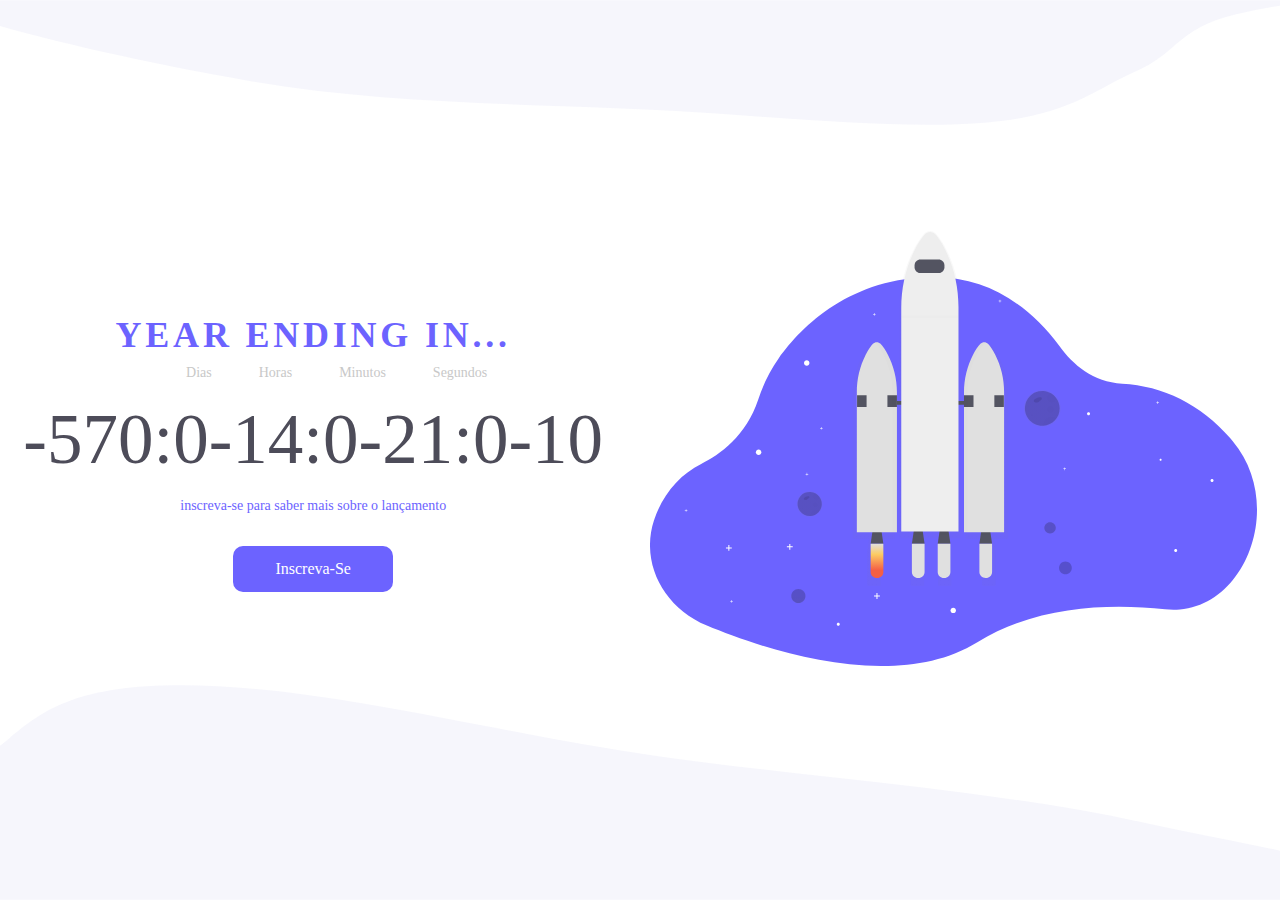
<file: index.html>
<!DOCTYPE html>
<html lang="pt-br">

<head>
    <meta charset="UTF-8">
    <meta http-equiv="X-UA-Compatible" content="IE=edge">
    <meta name="viewport" content="width=device-width, initial-scale=1.0">
    <title>CountDown</title>

    <link rel="stylesheet" href="style.css">
    <link rel="shortcut icon" href="./images/rocket.svg" type="image/x-icon">
</head>

<body>
    <div class="page">
        <div class="timer">
            <h1>Year ending in...</h1>
            <div class="timer-text">
                <p>Dias</p>
                <p>Horas</p>
                <p>Minutos</p>
                <p>Segundos</p>
            </div>
            <div class="days">
                <div id="time-days">00</div>
                <div>:</div>
                <div id="time-hr">00</div>
                <div>:</div>
                <div id="time-min">00</div>
                <div>:</div>
                <div id="time-sec">00</div>
            </div>
            <div>
                <h4>inscreva-se para saber mais sobre o lançamento</h4>
            </div>
            <nav>
                <button type="submit" style="border: none;">
                    <a href="./form.html">inscreva-se
                    </a>
                </button>
            </nav>
        </div>
        <div class="image-aside">
            <img src="./images/rocket.svg" alt="#">
        </div>
    </div>
    <script src="./scripts.js"></script>
</body>

</html>
</file>
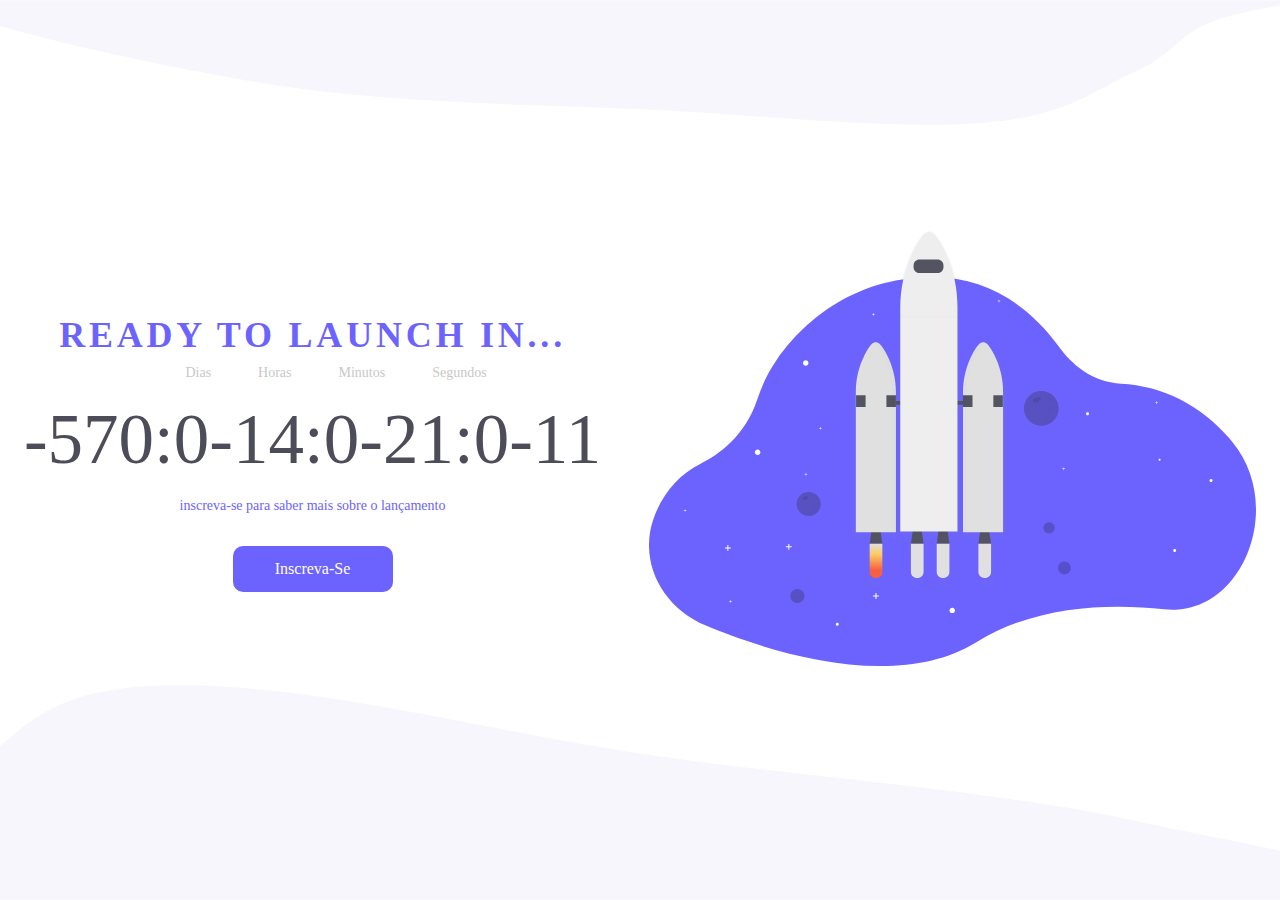
<file: contdown.html>
<!DOCTYPE html>
<html lang="pt-br">

<head>
    <meta charset="UTF-8">
    <meta http-equiv="X-UA-Compatible" content="IE=edge">
    <meta name="viewport" content="width=device-width, initial-scale=1.0">
    <title>CountDown</title>

    <link rel="stylesheet" href="style.css">
</head>

<body>
    <div class="page">
        <div class="timer">
            <h1>ready to launch in...</h1>
            <div class="timer-text">
                <p>Dias</p>
                <p>Horas</p>
                <p>Minutos</p>
                <p>Segundos</p>
            </div>
            <div class="days">
                <div id="time-days">00</div>
                <div>:</div>
                <div id="time-hr">00</div>
                <div>:</div>
                <div id="time-min">00</div>
                <div>:</div>
                <div id="time-sec">00</div>
            </div>
            <div>
                <h4>inscreva-se para saber mais sobre o lançamento</h4>
            </div>
            <nav>
                <button type="submit" style="border: none;">
                    <a href="./form.html">inscreva-se
                    </a>
                </button>
            </nav>
        </div>
        <div class="image-aside">
            <img src="./images/rocket.svg" alt="#">
        </div>
    </div>
    <script src="./scripts.js"></script>
</body>

</html>
</file>
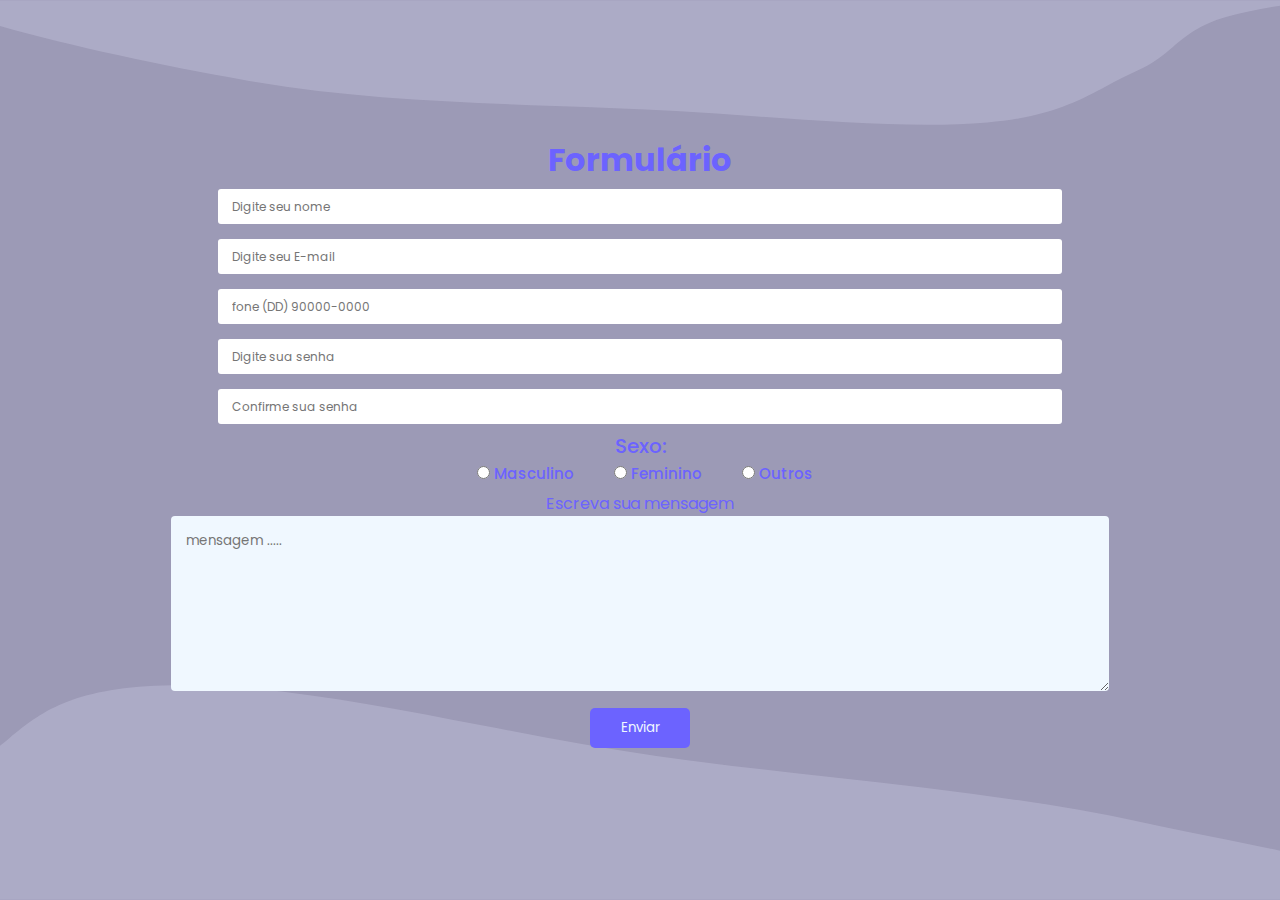
<file: form.html>
<!DOCTYPE html>
<html lang="pt-br">

<head>
    <meta charset="UTF-8">
    <meta http-equiv="X-UA-Compatible" content="IE=edge">
    <meta name="viewport" content="width=device-width, initial-scale=1.0">
    <title>Fomulário</title>

    <link rel="stylesheet" href="form.css">
    <link rel="shortcut icon" href="./images/rocket.svg" type="image/x-icon">
</head>

<body>
    <div class="page2">
        <form action = "form.css" method="get" autocomplete="on" id="form">
            <fieldset>

                <h1>Formulário</h1>

                <div>
                    <input type="text" class="inputs required" id="inputName" name="nome" placeholder="Digite seu nome" required oninput="nameValidadetion()">
                    <span class="span-required">Nome deve conter no minimo 3 caracteres</span>
                </div>
                <br>
                <div>
                    <input type="email" class="inputs required" id="inputEmail" name="e-mail" placeholder="Digite seu E-mail" required oninput="emailValidadetion()">
                    <span class="span-required">Digite um e-mail válido</span>
                </div>
                <br>
                <div>
                    <input type="tel" class="inputs required" id="inputTell" name="telefone" placeholder="fone (DD) 90000-0000" autocomplete="tel" required oninput="foneValidadetion()">
                    <span class="span-required">telefone deve conter DDD e - </span>
                </div>
                <br>
                <div>
                    <input type="password" class="inputs required" id="inputPass" name="senha" placeholder="Digite sua senha" required oninput="passValidadetion()">
                    <span class="span-required">Deve conter pelo menos 1 caractere Maiúsculo e 1 número</span>
                </div>
                <br>
                <div>
                    <input type="password" class="inputs required" id="inputPassReapet" name="senha-comfimação" placeholder="Confirme sua senha" required oninput="passRepeatValidadetion()">
                    <span class="span-required">Repita sua senha</span>
                </div>
                <br>
                <p>Sexo:</p>
                <div class="selection">
                    <div>
                        <input type="radio" required name="gender" id="m">
                        <label for="m">Masculino</label>
                    </div>
                    <div>
                        <input type="radio" name="gender" id="f">
                        <label for="f">Feminino</label>
                    </div>
                    <div>
                        <input type="radio" name="gender" id="o">
                        <label for="o">Outros</label>
                    </div>
                </div>
                <br>
                <div>
                    <label for="message" class="message">Escreva sua mensagem</label>
                    <textarea name="message" id="inputMessage" cols="80" rows="8" placeholder="mensagem ....."  required></textarea>
                </div>
                <br>
                <button type="submit" class="submit">Enviar</button>
            </fieldset>
        </form>
    </div>
    <script src="./form.js"></script>
</body>

</html>
</file>
<file: style.css>
:root {
    --black: #4D4C59;
    --purple: #6C63FF;
    --light-grey: #C8C8C8;
    --text-color: #9C9AB6;
}

* {
    margin: 0;
    padding: 0;
    font-family: 'Poppins';
    color: var(--purple);
    transition: all .9s;    
}
body{
    max-width: 1600px;
    background-color: #ffffff;

    background-image: url(./images/top-image.svg),url(./images/bottom-image.svg);
    background-position: top center,bottom center;
    background-size: contain;
    background-repeat: no-repeat;
    
}
.page {
    display: flex;
    flex-wrap: wrap;
    justify-content: space-around;
    align-items: center;
    height: 100vh;
    
}
h1 {
    font-style: normal;
    font-weight: 700;
    font-size: 36px;
    line-height: 54px;
    /* identical to box height */

    letter-spacing: 0.105em;
    text-transform: uppercase;

    color: var(--purple);
}
.timer{
    display: flex;
    flex-direction: column;
    justify-content: center;
    align-items: center;
}
.timer-text {
    display: flex;
    justify-content: space-around;
    font-style: normal;
    font-weight: 300;
    font-size: 14px;
    line-height: 21px;
    /* identical to box height */

    text-transform: capitalize;
}
.timer-text p {
    color: var(--light-grey);
    margin-left: 47px;
}

.days{
    display: flex;
    justify-content: space-evenly;
    color: var(--black);
    font-style: normal;
    font-weight: 400;
    font-size: 71px;
    line-height: 7rem;

}
.days div{
    color: var(--black);
}
h4 {
    text-align: center;
    font-style: normal;
    font-weight: 400;
    font-size: 14px;
    line-height: 21px;
}
button {
    width: 160px;
    height: 46px;

    background-color: var(--purple);
    border-radius: 10px;
    cursor: pointer;
    margin-top: 30px;

    transition: ease-in-out .3s;
}
button a {
    color: #FFFFFF;
    text-decoration: none;
    font-style: normal;
    font-weight: 400;
    font-size: 16px;
    text-transform: capitalize;
}
button:hover{
    background-color: #0c084b; 
}
.image-aside img{
    max-width: 100%;
}
.image-aside:hover{
animation: heart 1s infinite alternate;
}
@keyframes heart {
    from{
        transform: translate(1%,1%)rotate(2deg);
        scale: 1.1;
    }
}
 @media (max-width:1002px) {

    body{
        background-size: 270%;

    }

    .page{
        justify-content: center;
        padding: 0 4rem 0 4rem;
        
    }
    .timer{
        margin-bottom: 60px;
    }
 }
 @media (max-width:555px){

    h1 {
        font-size: 27px;
    }
    .days{
        font-size: 55px;
        line-height: 5.2rem;
    }
    .timer-text {
        font-size: 11px;
        
    }
    .timer-text p{
        margin-left: 2pc
    }
 }
 @media (max-width:430px){

    .page{   
        padding: 0;
        
        
    }
    h1 {
        font-size: 29px;
    }
    .days{
        font-size: 69px;
    }
    .timer-text {
        font-size: 14px;
        
    }
    .timer-text p{
        margin-left: 3pc
    }
    h4{
        font-size: 13px;
    }

 }
 @media (max-width:380px){
    .days{
        font-size: 63px;
    }
    .timer-text p{
        margin-left: 2.4pc
    }
 }
 @media (max-width:1920px) {
    body{
        max-width: 1920px;
        width: 100%;
        margin: auto;
    }

}
</file>
<file: form.css>
@import url('https://fonts.googleapis.com/css2?family=League+Spartan:wght@400;500;600&family=Poppins:wght@300;400;500&display=swap');

:root {
    --black: #4D4C59;
    --purple: #6C63FF;
    --light-grey: #C8C8C8;
    --text-color: #9C9AB6;
}

* {
    margin: 0;
    padding: 0;
    font-family: 'Poppins';
    box-sizing: border-box;
}
body{
    max-width: 1600px;
    height: 100vh;
    width: 100%;
    display: flex;
    align-items: center;
    justify-content: center;
   
    background: url(./images/top-image.svg), url(./images/bottom-image.svg);
    background-repeat: no-repeat;
    background-position: top center, bottom center;
    background-size: contain;
    background-color: var(--text-color);

    
    
}
h1{
    margin-bottom: 22px;
    
}

fieldset {
    padding: 20px 0 20px 0;
    width: 600px;
    color: var(--purple);
   

    border: none;
    border-radius: 10px;

    text-align: center;

    line-height: 15px;
}


.inputs {
    width: 90%;
    height: 35px;
    padding-left: 14px;

    border: 1px solid;
    outline: none;

    font-size: 12px;

    border-radius: 3px;
    border: none;
    background: white;
    color: black;
}

p {
    font-weight: 500;

    font-size: 20px;
}

.selection {
    display: flex;
    align-items: center;
    justify-content: center;

    gap: 40px;

    font-weight: 500;
    font-size: 15px;
    margin: 12px 0 0 10px;
}

span {
    text-align: start;
    padding-left: 36px;
    display: none;
    font-size: 12px;
    color: red;
    

}



textarea {
    max-width: 100%;
    padding: 15px 0 0 15px;
    margin-top: 5px;
    background-color: aliceblue;
    outline: none;
    border-radius: 4px;
    border: none;

}

button {
    width: 100px;
    height: 40px;
    border: none;
    border-radius: 5px;
    background-color: var(--purple);
    color: aliceblue;

    cursor: pointer;

    transition: ease-in-out .3s;

}

.submit:hover {
    background-color: #38355f;
}
@media (max-width:600px){

    fieldset{
        width: 400px;
        padding: 20px;
    }
    .inputs{
        width: 100%;
        height: 30px;
    }
    textarea{
        width: 400px;
    }
    span {
        padding-left: 3px;  
    
    }
}
@media (max-width:430px){

    .inputs{
        width: 97%;
    }
    textarea{
        width: 360px;
    }
    span {
        padding-left: 8px;  
    
    }
}

@media (max-width:1920px) {
    body{
        max-width: 1920px;

    }
}
</file>
